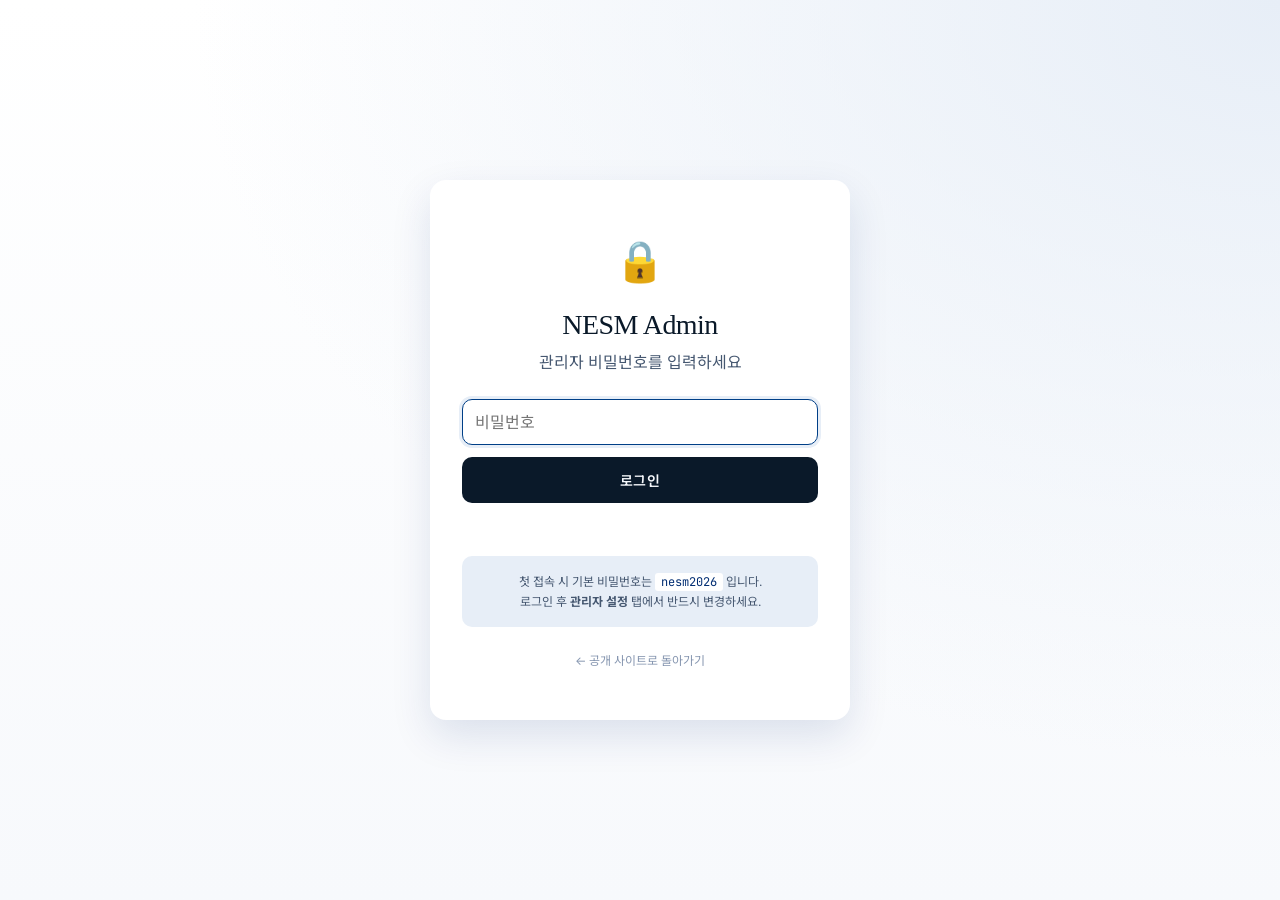
<file: admin.html>
<!DOCTYPE html>
<html lang="ko" data-theme="light">
<head>
  <meta charset="UTF-8" />
  <meta name="viewport" content="width=device-width, initial-scale=1.0" />
  <title>Admin · NESM</title>
  <meta name="robots" content="noindex, nofollow" />
  <meta http-equiv="Cache-Control" content="no-cache, no-store, must-revalidate" />
  <meta http-equiv="Pragma" content="no-cache" />
  <meta http-equiv="Expires" content="0" />
  <link rel="icon" type="image/svg+xml" href="assets/icons/favicon.svg" />
  <link rel="preconnect" href="https://fonts.googleapis.com" />
  <link rel="preconnect" href="https://fonts.gstatic.com" crossorigin />
  <link href="https://fonts.googleapis.com/css2?family=Inter:wght@400;500;600;700;800&family=JetBrains+Mono:wght@400;500&family=Noto+Sans+KR:wght@400;500;700&display=swap" rel="stylesheet" />
  <link rel="stylesheet" href="css/style.css?v=20260928a" />
  <link rel="stylesheet" href="css/admin.css?v=20260928p" />
</head>
<body>

<!-- Login screen -->
<div id="login-screen" class="admin-login-screen">
  <div class="admin-login-box">
    <div class="admin-login-icon">🔒</div>
    <h1>NESM Admin</h1>
    <p class="admin-login-sub">관리자 비밀번호를 입력하세요</p>
    <form id="login-form" autocomplete="off">
      <input type="password" id="password-input" placeholder="비밀번호" autofocus />
      <button type="submit" class="btn btn-primary">로그인</button>
    </form>
    <div id="login-error" class="admin-login-error"></div>
    <div class="admin-login-hint">
      첫 접속 시 기본 비밀번호는 <code>nesm2026</code> 입니다.<br />
      로그인 후 <b>관리자 설정</b> 탭에서 반드시 변경하세요.
    </div>
    <a href="index.html" class="admin-login-back">← 공개 사이트로 돌아가기</a>
  </div>
</div>

<!-- Admin dashboard -->
<div id="dashboard" class="admin-dashboard hidden">
  <header class="admin-header">
    <div class="admin-header-inner">
      <div class="admin-brand">
        <img src="assets/images/logo-nesm.png" alt="NESM" height="24" />
        <span>Admin</span>
      </div>
      <div class="admin-actions">
        <a href="index.html" target="_blank" class="btn btn-ghost" title="공개 사이트 새 탭으로 열기">공개 사이트 ↗</a>
        <button id="logout-btn" class="btn btn-outline">로그아웃</button>
      </div>
    </div>
  </header>

  <!-- Instructions banner -->
  <div class="admin-banner">
    <div class="admin-banner-inner">
      <b>📌 업데이트 방법</b> — <b>🔐 관리자 설정</b> 탭에서 GitHub 토큰을 한 번 설정하면, 이후 <b>저장</b> 버튼 클릭 시
      자동으로 GitHub에 커밋되어 <b>1~2분 후 사이트에 반영</b>됩니다. 토큰 미설정 시 기존처럼 JSON 파일이 다운로드됩니다.
    </div>
  </div>

  <!-- Tabs -->
  <nav class="admin-tabs">
    <div class="admin-tabs-inner">
      <button class="admin-tab active" data-tab="pi">🎓 PI</button>
      <button class="admin-tab" data-tab="members">👥 Member</button>
      <button class="admin-tab" data-tab="topics">🔬 Research</button>
      <button class="admin-tab" data-tab="publications">📄 Publications</button>
      <button class="admin-tab" data-tab="news">📣 News</button>
      <button class="admin-tab" data-tab="gallery">🖼 Gallery</button>
      <button class="admin-tab" data-tab="announcement">📢 공지 팝업</button>
      <button class="admin-tab" data-tab="stats">📊 접속 통계</button>
      <button class="admin-tab" data-tab="config">⚙️ 기본설정</button>
      <button class="admin-tab" data-tab="settings">🔐 관리자 설정</button>
    </div>
  </nav>

  <main class="admin-main">
    <div id="tab-pi" class="admin-tab-panel active"></div>
    <div id="tab-members" class="admin-tab-panel"></div>
    <div id="tab-topics" class="admin-tab-panel"></div>
    <div id="tab-publications" class="admin-tab-panel"></div>
    <div id="tab-news" class="admin-tab-panel"></div>
    <div id="tab-gallery" class="admin-tab-panel"></div>
    <div id="tab-announcement" class="admin-tab-panel"></div>
    <div id="tab-stats" class="admin-tab-panel"></div>
    <div id="tab-config" class="admin-tab-panel"></div>
    <div id="tab-settings" class="admin-tab-panel"></div>
  </main>
</div>

<!-- Edit modal -->
<div id="modal" class="admin-modal hidden">
  <div class="admin-modal-backdrop"></div>
  <div class="admin-modal-box">
    <div class="admin-modal-header">
      <h3 id="modal-title">편집</h3>
      <button id="modal-close" class="admin-icon-btn" title="닫기">✕</button>
    </div>
    <div id="modal-body" class="admin-modal-body"></div>
    <div class="admin-modal-footer">
      <button id="modal-cancel" class="btn btn-ghost">취소</button>
      <button id="modal-save" class="btn btn-primary">확인</button>
    </div>
  </div>
</div>

<!-- Toast -->
<div id="toast" class="admin-toast"></div>

<script src="js/admin.js?v=20260928r"></script>
</body>
</html>
</file>
<file: css/style.css>
/* ================================================================
   Hoon-Hee Ryu Lab — Next-generation Energy Storage Materials Lab (NESM)
   Premium academic design system · light + dark mode
   ================================================================ */

/* ---- Design Tokens — Professional Navy (Yale/MIT × Stripe) ---- */
:root {
  --c-bg: #F7F9FC;
  --c-surface: #FFFFFF;
  --c-surface-2: #EEF2F8;
  --c-text: #0A1929;
  --c-text-muted: #455770;
  --c-text-light: #8696B0;
  --c-border: #D8DFEA;
  --c-border-strong: #B8C2D4;
  --c-accent: #1B5BD9;
  --c-accent-hover: #0F47B8;
  --c-accent-soft: #E5EDFB;
  --c-highlight: #1B5BD9;
  --c-navy-deep: #0A1929;

  --font-display: "Fraunces", "Noto Serif KR", Georgia, serif;
  --font-sans: "Inter", "Noto Sans KR", -apple-system, BlinkMacSystemFont, sans-serif;
  --font-mono: "JetBrains Mono", ui-monospace, "SF Mono", Menlo, Consolas, monospace;

  --fs-xs: 0.75rem;
  --fs-sm: 0.875rem;
  --fs-base: 1rem;
  --fs-lg: 1.125rem;
  --fs-xl: 1.375rem;
  --fs-2xl: 1.75rem;
  --fs-3xl: 2.25rem;
  --fs-4xl: 3rem;
  --fs-5xl: 4rem;
  --fs-6xl: 5.5rem;

  --space-1: 0.25rem;
  --space-2: 0.5rem;
  --space-3: 0.75rem;
  --space-4: 1rem;
  --space-6: 1.5rem;
  --space-8: 2rem;
  --space-12: 3rem;
  --space-16: 4rem;
  --space-20: 5rem;
  --space-24: 6rem;
  --space-32: 8rem;

  --container: 1240px;
  --container-narrow: 880px;

  --radius-sm: 4px;
  --radius: 8px;
  --radius-lg: 16px;

  --shadow-sm: 0 1px 2px rgba(20, 24, 31, 0.04);
  --shadow: 0 4px 24px rgba(20, 24, 31, 0.06);
  --shadow-lg: 0 24px 60px rgba(20, 24, 31, 0.12);

  --transition: 240ms cubic-bezier(0.16, 1, 0.3, 1);
  --transition-fast: 160ms ease;
}

/* ---- Dark mode — Deep Navy ---- */
[data-theme="dark"] {
  --c-bg: #0A1929;
  --c-surface: #102A43;
  --c-surface-2: #14304F;
  --c-text: #E6F0FB;
  --c-text-muted: #93B5D9;
  --c-text-light: #5D7A9E;
  --c-border: #1E3A5F;
  --c-border-strong: #2D4D78;
  --c-accent: #5B9DFF;
  --c-accent-hover: #7AB1FF;
  --c-accent-soft: #142940;
  --c-highlight: #5B9DFF;
  --c-navy-deep: #050E1A;

  --shadow-sm: 0 1px 2px rgba(0, 0, 0, 0.4);
  --shadow: 0 4px 24px rgba(0, 0, 0, 0.5);
  --shadow-lg: 0 24px 60px rgba(0, 0, 0, 0.7);
}

@media (prefers-color-scheme: dark) {
  :root:not([data-theme="light"]) {
    --c-bg: #0A1929;
    --c-surface: #102A43;
    --c-surface-2: #14304F;
    --c-text: #E6F0FB;
    --c-text-muted: #93B5D9;
    --c-text-light: #5D7A9E;
    --c-border: #1E3A5F;
    --c-border-strong: #2D4D78;
    --c-accent: #5B9DFF;
    --c-accent-hover: #7AB1FF;
    --c-accent-soft: #142940;
    --c-highlight: #5B9DFF;
    --c-navy-deep: #050E1A;
  }
}

/* ---- Reset & Base ---- */
*, *::before, *::after { box-sizing: border-box; }
html { scroll-behavior: smooth; -webkit-text-size-adjust: 100%; }
body {
  margin: 0;
  font-family: var(--font-sans);
  font-size: var(--fs-base);
  line-height: 1.65;
  color: var(--c-text);
  background: var(--c-bg);
  -webkit-font-smoothing: antialiased;
  -moz-osx-font-smoothing: grayscale;
  font-feature-settings: "ss01", "ss02", "cv01", "cv11";
  transition: background-color var(--transition), color var(--transition);
}
img { max-width: 100%; height: auto; display: block; }
button { font-family: inherit; cursor: pointer; border: 0; background: transparent; color: inherit; }

a { color: var(--c-text); text-decoration: none; transition: color var(--transition-fast); border-bottom: 1px solid transparent; }
a:hover { color: var(--c-accent); }
.pub-item .title a:hover, .news-quick a:hover .title { color: var(--c-accent); }
.pi-info a, .footer-grid a, .nav-links a { border-bottom: 0; }

/* ---- Display typography ---- */
h1, h2, h3, h4 {
  font-family: var(--font-display);
  font-weight: 500;
  line-height: 1.1;
  letter-spacing: -0.02em;
  color: var(--c-text);
  margin: 0 0 var(--space-4);
  font-feature-settings: "ss01";
}
h1 { font-size: clamp(2.5rem, 6vw, var(--fs-5xl)); font-weight: 400; }
h2 { font-size: var(--fs-3xl); font-weight: 500; }
h3 { font-size: var(--fs-xl); font-weight: 500; }
p { margin: 0 0 var(--space-4); color: var(--c-text-muted); }

::selection { background: var(--c-accent); color: var(--c-bg); }

/* ---- Layout ---- */
.container { width: 100%; max-width: var(--container); margin: 0 auto; padding: 0 var(--space-6); }
.container-narrow { max-width: var(--container-narrow); margin: 0 auto; padding: 0 var(--space-6); }
.section { padding: var(--space-24) 0; }
.section-tight { padding: var(--space-16) 0; }
@media (max-width: 720px) { .section { padding: var(--space-16) 0; } }

.eyebrow {
  display: inline-block;
  font-family: var(--font-sans);
  font-size: var(--fs-xs);
  letter-spacing: 0.18em;
  text-transform: uppercase;
  color: var(--c-text-light);
  margin-bottom: var(--space-3);
  font-weight: 600;
}

/* ---- Header ---- */
.site-header {
  position: fixed;
  top: 0; left: 0; right: 0;
  z-index: 100;
  background: rgba(251, 250, 247, 0.85);
  backdrop-filter: saturate(180%) blur(20px);
  -webkit-backdrop-filter: saturate(180%) blur(20px);
  border-bottom: 1px solid transparent;
  transition: background var(--transition), border-color var(--transition);
}
[data-theme="dark"] .site-header { background: rgba(11, 14, 20, 0.8); }
@media (prefers-color-scheme: dark) {
  :root:not([data-theme="light"]) .site-header { background: rgba(11, 14, 20, 0.8); }
}
.site-header.scrolled { border-bottom-color: var(--c-border); }

.nav {
  display: flex;
  align-items: center;
  justify-content: space-between;
  max-width: var(--container);
  margin: 0 auto;
  padding: var(--space-4) var(--space-6);
}
.nav-brand {
  font-family: var(--font-display);
  font-weight: 500;
  font-size: var(--fs-lg);
  letter-spacing: -0.01em;
  color: var(--c-text);
}
.nav-brand .dot { color: var(--c-highlight); }
.nav-links {
  display: flex;
  gap: var(--space-8);
  list-style: none;
  margin: 0; padding: 0;
}
.nav-links a {
  color: var(--c-text-muted);
  font-size: var(--fs-sm);
  font-weight: 500;
  letter-spacing: 0.01em;
  position: relative;
  padding: var(--space-2) 0;
}
.nav-links a:hover { color: var(--c-text); }
.nav-links a.active { color: var(--c-text); }
.nav-links a.active::after {
  content: "";
  position: absolute;
  left: 0; right: 0; bottom: -2px;
  height: 1px;
  background: var(--c-highlight);
}
.nav-right { display: flex; align-items: center; gap: var(--space-3); }
.icon-btn {
  width: 36px; height: 36px;
  display: inline-flex; align-items: center; justify-content: center;
  border-radius: 50%;
  color: var(--c-text-muted);
  transition: all var(--transition-fast);
  font-size: 1rem;
}
.icon-btn:hover { background: var(--c-surface-2); color: var(--c-text); }
.lang-toggle {
  font-size: var(--fs-xs);
  font-weight: 600;
  letter-spacing: 0.05em;
  color: var(--c-text-muted);
  padding: var(--space-2) var(--space-3);
  border-radius: var(--radius-sm);
  transition: all var(--transition-fast);
}
.lang-toggle:hover { color: var(--c-text); background: var(--c-surface-2); }

.nav-toggle { display: none; }
@media (max-width: 880px) {
  .nav-links { display: none; }
  .nav-links.open {
    display: flex;
    position: absolute; top: 100%; left: 0; right: 0;
    flex-direction: column; gap: 0;
    background: var(--c-surface);
    border-top: 1px solid var(--c-border);
    border-bottom: 1px solid var(--c-border);
    padding: var(--space-4) var(--space-6);
  }
  .nav-links.open li { padding: var(--space-3) 0; border-bottom: 1px solid var(--c-border); }
  .nav-links.open li:last-child { border-bottom: 0; }
  .nav-toggle {
    display: inline-flex; align-items: center; justify-content: center;
    width: 36px; height: 36px;
  }
  .nav-toggle span, .nav-toggle span::before, .nav-toggle span::after {
    content: ""; display: block; width: 18px; height: 1.5px; background: var(--c-text); position: relative;
  }
  .nav-toggle span::before { position: absolute; top: -6px; }
  .nav-toggle span::after { position: absolute; top: 6px; }
}

/* ---- Hero (Manifesto style — Anthropic/Stripe) ---- */
.hero {
  position: relative;
  padding: calc(var(--space-32) + var(--space-12)) 0 var(--space-20);
  overflow: hidden;
}
.hero-inner {
  max-width: var(--container);
  margin: 0 auto;
  padding: 0 var(--space-6);
}
.hero .hero-eyebrow {
  font-family: var(--font-mono);
  font-size: var(--fs-xs);
  letter-spacing: 0.22em;
  text-transform: uppercase;
  color: var(--c-text-muted);
  margin-bottom: var(--space-12);
  display: flex;
  align-items: center;
  gap: var(--space-3);
}
.hero .hero-eyebrow::after {
  content: "";
  display: inline-block;
  height: 1px;
  background: var(--c-border-strong);
  flex: 1;
  max-width: 200px;
}
.hero h1 {
  font-family: var(--font-sans);
  font-size: clamp(3rem, 9vw, 7.5rem);
  font-weight: 800;
  line-height: 0.96;
  letter-spacing: -0.045em;
  margin-bottom: var(--space-12);
  color: var(--c-text);
  max-width: 16ch;
}
.hero h1 .accent { color: var(--c-accent); }
.hero h1 .line { display: block; }
.hero-cta { display: flex; gap: var(--space-3); flex-wrap: wrap; margin-bottom: var(--space-16); }
.hero-meta {
  display: flex;
  align-items: center;
  gap: var(--space-6);
  padding-top: var(--space-6);
  border-top: 1px solid var(--c-border);
  flex-wrap: wrap;
  font-family: var(--font-mono);
  font-size: var(--fs-sm);
  color: var(--c-text-muted);
}
.hero-meta .stat { display: inline-flex; align-items: baseline; gap: var(--space-2); }
.hero-meta .stat .n { color: var(--c-text); font-weight: 700; font-size: var(--fs-base); }
.hero-meta .stat .lbl { color: var(--c-text-light); font-size: var(--fs-xs); letter-spacing: 0.08em; text-transform: uppercase; }
.hero-meta .sep { color: var(--c-text-light); }

/* ---- Buttons ---- */
.btn {
  display: inline-flex; align-items: center; justify-content: center;
  gap: var(--space-2);
  padding: var(--space-3) var(--space-6);
  border-radius: var(--radius);
  font-size: var(--fs-sm);
  font-weight: 600;
  letter-spacing: 0.01em;
  transition: all var(--transition);
  border: 1px solid transparent;
  cursor: pointer;
}
.btn-primary { background: var(--c-text); color: var(--c-bg); }
.btn-primary:hover { background: var(--c-accent); color: var(--c-bg); transform: translateY(-1px); box-shadow: var(--shadow); }
.btn-outline { background: transparent; color: var(--c-text); border-color: var(--c-border-strong); }
.btn-outline:hover { background: var(--c-surface-2); color: var(--c-text); border-color: var(--c-text); }
.btn-ghost { color: var(--c-text-muted); }
.btn-ghost:hover { color: var(--c-text); }
.btn-sm { padding: var(--space-2) var(--space-4); font-size: var(--fs-xs); }

/* ---- Section title ---- */
.section-title { margin-bottom: var(--space-16); }
.section-title h2 { font-size: clamp(1.75rem, 4vw, var(--fs-3xl)); margin-bottom: var(--space-3); }
.section-title p { color: var(--c-text-muted); font-size: var(--fs-lg); max-width: 640px; }
.section-title.center { text-align: center; }
.section-title.center p { margin: 0 auto; }

/* ---- Metrics strip (Hero) ---- */
.metrics-strip {
  display: grid;
  grid-template-columns: repeat(4, 1fr);
  gap: 0;
  border-top: 1px solid var(--c-border);
  border-bottom: 1px solid var(--c-border);
  margin: var(--space-16) 0;
}
.metric-cell {
  padding: var(--space-8) var(--space-4);
  text-align: center;
  border-right: 1px solid var(--c-border);
}
.metric-cell:last-child { border-right: 0; }
.metric-cell .value {
  display: block;
  font-family: var(--font-display);
  font-size: clamp(2rem, 5vw, var(--fs-4xl));
  font-weight: 400;
  color: var(--c-text);
  letter-spacing: -0.03em;
  line-height: 1;
}
.metric-cell .label {
  display: block;
  margin-top: var(--space-2);
  font-size: var(--fs-xs);
  color: var(--c-text-light);
  letter-spacing: 0.12em;
  text-transform: uppercase;
  font-weight: 600;
}
@media (max-width: 720px) {
  .metrics-strip { grid-template-columns: repeat(2, 1fr); }
  .metric-cell:nth-child(2) { border-right: 0; }
  .metric-cell:nth-child(1), .metric-cell:nth-child(2) { border-bottom: 1px solid var(--c-border); }
}

/* ---- Reveal animation ---- */
.reveal {
  opacity: 0;
  transform: translateY(24px);
  transition: opacity 800ms cubic-bezier(0.16, 1, 0.3, 1), transform 800ms cubic-bezier(0.16, 1, 0.3, 1);
}
.reveal.visible {
  opacity: 1;
  transform: translateY(0);
}

/* ---- Topic cards (Research) ---- */
.topic-grid { display: grid; grid-template-columns: 1fr 1fr; gap: var(--space-8); }
@media (max-width: 720px) { .topic-grid { grid-template-columns: 1fr; } }
.topic-card {
  position: relative;
  padding: var(--space-8);
  background: var(--c-surface);
  border: 1px solid var(--c-border);
  border-radius: var(--radius-lg);
  transition: all var(--transition);
  text-decoration: none;
  color: inherit;
  display: block;
}
.topic-card:hover {
  border-color: var(--c-text);
  transform: translateY(-4px);
  box-shadow: var(--shadow);
}
.topic-card .topic-svg {
  width: 100%;
  height: 140px;
  display: flex; align-items: center; justify-content: center;
  margin-bottom: var(--space-6);
  color: var(--c-accent);
}
.topic-card .topic-svg svg { width: 100%; height: 100%; }
.topic-card h3 {
  font-size: var(--fs-xl);
  margin-bottom: var(--space-3);
}
.topic-card p { font-size: var(--fs-sm); margin-bottom: var(--space-4); }
.topic-card .keywords { display: flex; flex-wrap: wrap; gap: var(--space-2); }
.topic-card .kw {
  font-size: var(--fs-xs);
  font-family: var(--font-mono);
  color: var(--c-text-light);
  padding: var(--space-1) var(--space-3);
  border: 1px solid var(--c-border);
  border-radius: 999px;
  letter-spacing: 0.02em;
}
.topic-card .rep-papers {
  margin-top: var(--space-6);
  padding-top: var(--space-4);
  border-top: 1px dashed var(--c-border);
  font-size: var(--fs-xs);
  color: var(--c-text-light);
}
.topic-card .rep-papers ul { padding-left: var(--space-4); margin: var(--space-2) 0 0; }
.topic-card .rep-papers li { margin-bottom: var(--space-1); }
.topic-card .topic-cta {
  margin-top: var(--space-6);
  padding-top: var(--space-4);
  border-top: 1px solid var(--c-border);
  font-size: var(--fs-sm);
  font-weight: 600;
  color: var(--c-accent);
  letter-spacing: 0.01em;
  display: flex;
  align-items: center;
  gap: var(--space-2);
  transition: gap var(--transition);
}
.topic-card:hover .topic-cta { gap: var(--space-3); }

/* ---- Research detail page ---- */
.topic-hero-svg {
  background: var(--c-surface-2);
  border: 1px solid var(--c-border);
  border-radius: var(--radius-lg);
  padding: var(--space-12);
  display: flex;
  justify-content: center;
  margin-bottom: var(--space-8);
}
.topic-hero-svg svg { max-width: 420px; width: 100%; height: auto; color: var(--c-accent); }

.detail-body { font-size: var(--fs-lg); line-height: 1.75; color: var(--c-text); }
.detail-body p { color: var(--c-text); margin-bottom: var(--space-6); white-space: pre-wrap; }
.detail-body p:last-child { margin-bottom: 0; }

.detail-pubs { list-style: none; padding: 0; margin: 0; }
.detail-pubs li {
  padding: var(--space-4) 0;
  border-bottom: 1px solid var(--c-border);
}
.detail-pubs li:last-child { border-bottom: 0; }
.detail-pubs .pub-title {
  font-weight: 500;
  color: var(--c-text);
  margin-bottom: var(--space-1);
  line-height: 1.5;
}
.detail-pubs .pub-meta {
  font-size: var(--fs-sm);
  color: var(--c-text-muted);
  font-family: var(--font-mono);
  letter-spacing: 0.02em;
}

.topic-nav {
  display: grid;
  grid-template-columns: 1fr 1fr;
  gap: var(--space-6);
}
@media (max-width: 640px) { .topic-nav { grid-template-columns: 1fr; } }
.topic-nav-link {
  display: flex;
  flex-direction: column;
  gap: var(--space-2);
  padding: var(--space-6);
  background: var(--c-surface);
  border: 1px solid var(--c-border);
  border-radius: var(--radius-lg);
  color: inherit;
  transition: all var(--transition);
}
.topic-nav-link:hover { border-color: var(--c-text); transform: translateY(-2px); box-shadow: var(--shadow); }
.topic-nav-link.next { text-align: right; }
.topic-nav-dir {
  font-family: var(--font-mono);
  font-size: var(--fs-xs);
  color: var(--c-text-light);
  letter-spacing: 0.1em;
  text-transform: uppercase;
  font-weight: 600;
}
.topic-nav-name {
  font-family: var(--font-sans);
  font-weight: 600;
  font-size: var(--fs-lg);
  color: var(--c-text);
  letter-spacing: -0.01em;
}

/* ---- Member cards ---- */
.member-grid { display: grid; grid-template-columns: repeat(3, 1fr); gap: var(--space-6); }
@media (max-width: 960px) { .member-grid { grid-template-columns: repeat(2, 1fr); } }
@media (max-width: 540px) { .member-grid { grid-template-columns: 1fr; } }
/* Member tabs (Current / Alumni) */
.member-tabs {
  display: flex;
  gap: var(--space-8);
  border-bottom: 1px solid var(--c-border);
  margin-bottom: var(--space-12);
}
.member-tab {
  padding: var(--space-4) 0;
  font-size: var(--fs-lg);
  font-weight: 600;
  color: var(--c-text-muted);
  border-bottom: 2px solid transparent;
  transition: all var(--transition-fast);
  letter-spacing: -0.01em;
  font-family: var(--font-sans);
  cursor: pointer;
}
.member-tab:hover { color: var(--c-text); }
.member-tab.active { color: var(--c-accent); border-bottom-color: var(--c-accent); }
.member-tab-count {
  display: inline-block;
  margin-left: var(--space-2);
  padding: 2px var(--space-2);
  font-family: var(--font-mono);
  font-size: var(--fs-xs);
  font-weight: 700;
  background: var(--c-surface-2);
  color: var(--c-text-light);
  border-radius: 999px;
}
.member-tab.active .member-tab-count { background: var(--c-accent-soft); color: var(--c-accent); }

.member-group { margin-bottom: var(--space-20); }
.member-group .group-head {
  display: flex;
  align-items: baseline;
  justify-content: space-between;
  margin-bottom: var(--space-6);
  padding-bottom: var(--space-3);
  border-bottom: 1px solid var(--c-border);
}
.member-group .group-head h3 {
  font-family: var(--font-sans);
  font-size: var(--fs-xs);
  font-weight: 700;
  letter-spacing: 0.2em;
  text-transform: uppercase;
  color: var(--c-text);
  margin: 0;
}
.member-group .group-head .count {
  font-family: var(--font-mono);
  font-size: var(--fs-xs);
  color: var(--c-text-light);
  letter-spacing: 0.05em;
}

.member-card {
  position: relative;
  background: var(--c-surface);
  border: 1px solid var(--c-border);
  border-radius: var(--radius-lg);
  padding: var(--space-6);
  transition: all var(--transition);
  text-decoration: none;
  color: inherit;
  display: flex;
  flex-direction: column;
  gap: var(--space-3);
  overflow: hidden;
}
.member-card:hover {
  transform: translateY(-3px);
  box-shadow: var(--shadow);
  border-color: var(--c-text);
}

/* Avatar — role-tinted gradient */
.member-card .photo {
  width: 100%;
  aspect-ratio: 1 / 1;
  margin: 0 0 var(--space-2);
  border-radius: var(--radius);
  overflow: hidden;
  display: flex; align-items: center; justify-content: center;
  font-family: var(--font-sans);
  font-size: 3.5rem;
  font-weight: 700;
  letter-spacing: -0.03em;
  position: relative;
}
.member-card img.photo { object-fit: cover; }
.member-card .photo::after {
  content: "";
  position: absolute; inset: 0;
  background: linear-gradient(135deg, transparent 0%, rgba(0,0,0,0.04) 100%);
  pointer-events: none;
}
[data-theme="dark"] .member-card .photo::after { background: linear-gradient(135deg, transparent 0%, rgba(255,255,255,0.03) 100%); }

/* Role-based avatar palettes — navy gradient steps */
.member-card[data-role="professor"] .photo { background: linear-gradient(135deg, #0A1929, #1E3A5F); color: #E6F0FB; }
.member-card[data-role="phd"]       .photo { background: linear-gradient(135deg, #1B3A5C, #2D5A8F); color: #E6F0FB; }
.member-card[data-role="ms"]        .photo { background: linear-gradient(135deg, #5B9DFF, #1B5BD9); color: #FFFFFF; }
.member-card[data-role="undergraduate"] .photo { background: linear-gradient(135deg, #BFD3F0, #93B5D9); color: #0A1929; }
.member-card[data-role="alumni"]    .photo { background: linear-gradient(135deg, #E5EDFB, #C5D6F0); color: #1B5BD9; }
[data-theme="dark"] .member-card[data-role="undergraduate"] .photo { background: linear-gradient(135deg, #2D4D78, #1E3A5F); color: #BFD3F0; }
[data-theme="dark"] .member-card[data-role="alumni"] .photo { background: linear-gradient(135deg, #142940, #0A1F33); color: var(--c-accent); }

/* Name block */
.member-card .name-row {
  display: flex;
  align-items: baseline;
  justify-content: space-between;
  gap: var(--space-2);
  margin-bottom: 2px;
}
.member-card .name-ko { font-weight: 700; font-size: var(--fs-lg); color: var(--c-text); letter-spacing: -0.01em; }
.member-card .name-en { font-family: var(--font-mono); font-size: var(--fs-xs); color: var(--c-text-light); letter-spacing: 0.02em; }

.member-card .role-line {
  display: flex;
  align-items: center;
  gap: var(--space-2);
  font-size: var(--fs-xs);
  color: var(--c-text-muted);
  font-family: var(--font-mono);
  letter-spacing: 0.04em;
  margin-bottom: var(--space-2);
}
.member-card .role-line .dot { color: var(--c-accent); }
.member-card .role-line .joined { color: var(--c-text-light); }

.member-card .summary {
  font-size: var(--fs-sm);
  color: var(--c-text-muted);
  line-height: 1.55;
  margin-bottom: var(--space-3);
  flex: 1;
}

.member-card .tags { display: flex; flex-wrap: wrap; gap: var(--space-1); margin-top: auto; }
.member-card .tag-mini {
  font-family: var(--font-mono);
  font-size: 11px;
  padding: 2px 8px;
  background: var(--c-surface-2);
  color: var(--c-text);
  border-radius: 999px;
  letter-spacing: 0.02em;
  border: 1px solid var(--c-border);
}

.member-card .email-row {
  margin-top: var(--space-3);
  padding-top: var(--space-3);
  border-top: 1px dashed var(--c-border);
  font-family: var(--font-mono);
  font-size: var(--fs-xs);
  color: var(--c-text-light);
}
.member-card .email-row a { color: inherit; }
.member-card .email-row a:hover { color: var(--c-accent); }

/* Open Positions card */
.member-card-open {
  background: var(--c-text);
  color: var(--c-bg);
  border: 1px solid var(--c-text);
  border-radius: var(--radius-lg);
  padding: var(--space-8);
  display: flex;
  flex-direction: column;
  justify-content: center;
  text-align: center;
  text-decoration: none;
  transition: all var(--transition);
  min-height: 100%;
}
.member-card-open:hover { background: var(--c-accent); color: var(--c-bg); border-color: var(--c-accent); transform: translateY(-3px); }
.member-card-open .icon { font-size: 2.5rem; margin-bottom: var(--space-3); opacity: 0.85; }
.member-card-open h4 { color: var(--c-bg); font-family: var(--font-sans); font-weight: 700; font-size: var(--fs-lg); margin-bottom: var(--space-2); letter-spacing: -0.01em; }
.member-card-open p { color: rgba(255,255,255,0.75); font-size: var(--fs-sm); margin-bottom: var(--space-4); }
[data-theme="dark"] .member-card-open p { color: rgba(0,0,0,0.7); }
.member-card-open .arrow { font-size: var(--fs-sm); font-weight: 600; }

/* ---- Publications list ---- */
.pub-filters {
  display: flex;
  flex-wrap: wrap;
  gap: var(--space-2);
  margin-bottom: var(--space-12);
  padding-bottom: var(--space-6);
  border-bottom: 1px solid var(--c-border);
}
.pub-filter {
  padding: var(--space-2) var(--space-4);
  border-radius: 999px;
  background: transparent;
  color: var(--c-text-muted);
  font-size: var(--fs-sm);
  font-weight: 500;
  border: 1px solid var(--c-border);
  transition: all var(--transition-fast);
}
.pub-filter:hover { color: var(--c-text); border-color: var(--c-border-strong); }
.pub-filter.active { background: var(--c-text); color: var(--c-bg); border-color: var(--c-text); }
.pub-filter-count {
  display: inline-block;
  margin-left: var(--space-1);
  padding: 0 var(--space-2);
  background: var(--c-surface-2);
  color: var(--c-text-light);
  border-radius: 999px;
  font-size: 11px;
  font-weight: 700;
  font-family: var(--font-mono);
}
.pub-filter.active .pub-filter-count { background: rgba(255,255,255,0.18); color: inherit; }

/* ---- Year filter bar ---- */
.pub-year-filters {
  display: flex;
  flex-wrap: wrap;
  align-items: center;
  gap: var(--space-2);
  margin-bottom: var(--space-8);
  padding: var(--space-4) 0;
  border-bottom: 1px solid var(--c-border);
}
.pub-year-label {
  font-family: var(--font-mono);
  font-size: var(--fs-xs);
  color: var(--c-text-light);
  letter-spacing: 0.12em;
  text-transform: uppercase;
  font-weight: 700;
  margin-right: var(--space-2);
}
.pub-year-btn {
  padding: var(--space-1) var(--space-3);
  border: 1px solid var(--c-border);
  border-radius: var(--radius-sm);
  background: transparent;
  color: var(--c-text-muted);
  font-family: var(--font-mono);
  font-size: var(--fs-sm);
  font-weight: 500;
  transition: all var(--transition-fast);
  cursor: pointer;
}
.pub-year-btn:hover { color: var(--c-accent); border-color: var(--c-accent); }
.pub-year-btn.active { background: var(--c-accent); color: #fff; border-color: var(--c-accent); font-weight: 700; }

.pub-count-header {
  padding: var(--space-4) 0 var(--space-6);
  font-family: var(--font-mono);
  font-size: var(--fs-sm);
  color: var(--c-text-muted);
  display: flex;
  align-items: baseline;
  gap: var(--space-2);
}
.pub-count-num { font-size: var(--fs-xl); font-weight: 800; color: var(--c-text); font-family: var(--font-sans); letter-spacing: -0.02em; }
.pub-count-lbl { font-size: var(--fs-sm); letter-spacing: 0.02em; }
.pub-count-reset {
  margin-left: auto;
  padding: var(--space-1) var(--space-3);
  background: var(--c-surface-2);
  border: 1px solid var(--c-border);
  border-radius: 999px;
  font-size: var(--fs-xs);
  color: var(--c-text-muted);
  cursor: pointer;
  font-family: var(--font-sans);
}
.pub-count-reset:hover { color: var(--c-accent); border-color: var(--c-accent); }

.pub-year-group { margin-bottom: var(--space-16); }
.pub-year-group h3 {
  font-family: var(--font-display);
  font-size: var(--fs-3xl);
  color: var(--c-text-light);
  font-weight: 300;
  letter-spacing: -0.03em;
  margin-bottom: var(--space-6);
}
.pub-list { list-style: none; padding: 0; margin: 0; }
.pub-item {
  padding: var(--space-6) 0;
  border-bottom: 1px solid var(--c-border);
  display: grid;
  grid-template-columns: 32px 1fr 80px;
  gap: var(--space-6);
  align-items: start;
  transition: background var(--transition-fast);
}
.pub-item:hover { background: var(--c-surface-2); margin: 0 calc(-1 * var(--space-4)); padding-left: var(--space-4); padding-right: var(--space-4); border-radius: var(--radius); }
.pub-item:last-child { border-bottom: 0; }
.pub-item .pub-num { font-family: var(--font-mono); font-size: var(--fs-xs); color: var(--c-text-light); padding-top: 4px; }
.pub-item .pub-body { min-width: 0; }
.pub-item .title { font-weight: 500; color: var(--c-text); margin-bottom: var(--space-2); line-height: 1.4; font-size: var(--fs-base); }
.pub-item .title a { color: inherit; }
.pub-item .title a:hover { color: var(--c-accent); }
.pub-item .meta { font-size: var(--fs-sm); color: var(--c-text-muted); }
.pub-item .venue { font-style: italic; color: var(--c-accent); font-weight: 600; }
.pub-item .badge-top {
  display: inline-block;
  font-size: 10px;
  padding: 2px var(--space-2);
  background: var(--c-highlight);
  color: var(--c-bg);
  border-radius: var(--radius-sm);
  margin-left: var(--space-2);
  font-weight: 700;
  letter-spacing: 0.06em;
  text-transform: uppercase;
  vertical-align: middle;
}
.pub-item .cite-count {
  text-align: right;
  font-family: var(--font-mono);
  font-size: var(--fs-sm);
  color: var(--c-text-light);
  padding-top: 4px;
}
.pub-item .cite-count .n { display: block; font-size: var(--fs-lg); font-weight: 700; color: var(--c-text); }
.pub-item .cite-count .lbl { font-size: 10px; letter-spacing: 0.08em; text-transform: uppercase; }
@media (max-width: 720px) {
  .pub-item { grid-template-columns: 1fr; gap: var(--space-2); }
  .pub-item .pub-num, .pub-item .cite-count { padding-top: 0; text-align: left; }
  .pub-item .cite-count { display: flex; align-items: baseline; gap: var(--space-2); }
  .pub-item .cite-count .n { font-size: var(--fs-base); }
}

/* ---- News list ---- */
.board-tabs { display: flex; gap: var(--space-6); border-bottom: 1px solid var(--c-border); margin-bottom: var(--space-8); }
.board-tab {
  padding: var(--space-3) 0;
  color: var(--c-text-muted);
  font-weight: 500;
  font-size: var(--fs-base);
  border-bottom: 2px solid transparent;
  transition: all var(--transition-fast);
}
.board-tab:hover { color: var(--c-text); }
.board-tab.active { color: var(--c-text); border-bottom-color: var(--c-highlight); font-weight: 600; }

.news-list { list-style: none; padding: 0; margin: 0; }
.news-item {
  padding: var(--space-6) 0;
  border-bottom: 1px solid var(--c-border);
  display: grid;
  grid-template-columns: 130px 1fr;
  gap: var(--space-6);
  align-items: start;
}
.news-item .date { color: var(--c-text-light); font-family: var(--font-mono); font-size: var(--fs-sm); padding-top: 2px; letter-spacing: 0.02em; }
.news-item .body .title { font-weight: 500; font-size: var(--fs-lg); color: var(--c-text); margin-bottom: var(--space-2); font-family: var(--font-display); }
.news-item .body .excerpt { color: var(--c-text-muted); font-size: var(--fs-sm); }
@media (max-width: 540px) {
  .news-item { grid-template-columns: 1fr; gap: var(--space-2); }
}

/* ---- PI page ---- */
.pi-hero {
  display: grid;
  grid-template-columns: 0.9fr 1.1fr;
  gap: var(--space-16);
  align-items: start;
  padding-top: var(--space-32);
}
@media (max-width: 880px) { .pi-hero { grid-template-columns: 1fr; padding-top: var(--space-24); } }
.pi-photo {
  aspect-ratio: 4 / 5;
  border-radius: var(--radius-lg);
  overflow: hidden;
  background: linear-gradient(135deg, var(--c-accent-soft), var(--c-surface-2));
  box-shadow: var(--shadow-lg);
  display: flex; align-items: center; justify-content: center;
  font-family: var(--font-display);
  font-size: var(--fs-6xl);
  color: var(--c-accent);
  position: sticky;
  top: 100px;
}
.pi-photo img { width: 100%; height: 100%; object-fit: cover; }
.pi-info h1 { margin-bottom: var(--space-2); }
.pi-info .role { font-family: var(--font-mono); font-size: var(--fs-sm); color: var(--c-highlight); letter-spacing: 0.06em; text-transform: uppercase; margin-bottom: var(--space-3); font-weight: 600; }
.pi-info .affiliation { color: var(--c-text-muted); margin-bottom: var(--space-6); }
.pi-info .bio { font-size: var(--fs-lg); line-height: 1.7; color: var(--c-text); margin-bottom: var(--space-6); }
.pi-info .pi-actions { display: flex; flex-wrap: wrap; gap: var(--space-2); margin-bottom: var(--space-12); }

.pi-section { margin-top: var(--space-16); }
.pi-section h2 {
  font-family: var(--font-sans);
  font-size: var(--fs-xs);
  font-weight: 600;
  letter-spacing: 0.18em;
  text-transform: uppercase;
  color: var(--c-text-light);
  margin-bottom: var(--space-6);
  padding-bottom: var(--space-3);
  border-bottom: 1px solid var(--c-border);
}
.pi-timeline { list-style: none; padding: 0; margin: 0; }
.pi-timeline li {
  display: grid;
  grid-template-columns: 220px 1fr;
  gap: var(--space-6);
  padding: var(--space-4) 0;
  border-bottom: 1px dashed var(--c-border);
  align-items: start;
}
.pi-timeline li:last-child { border-bottom: 0; }
.pi-timeline .period { color: var(--c-text-light); font-family: var(--font-mono); font-size: var(--fs-sm); white-space: nowrap; letter-spacing: 0.02em; }
.pi-timeline .title-text { font-weight: 500; color: var(--c-text); margin-bottom: 2px; }
.pi-timeline .org { color: var(--c-text-muted); font-size: var(--fs-sm); }
@media (max-width: 720px) {
  .pi-timeline li { grid-template-columns: 1fr; gap: var(--space-1); }
}

.pi-interests { display: flex; flex-wrap: wrap; gap: var(--space-2); list-style: none; padding: 0; margin: 0; }
.pi-interests li {
  padding: var(--space-2) var(--space-4);
  background: var(--c-surface-2);
  color: var(--c-text);
  border-radius: 999px;
  font-size: var(--fs-sm);
  font-weight: 500;
  border: 1px solid var(--c-border);
}

/* ---- Citations chart ---- */
.citations-chart {
  background: var(--c-surface);
  border: 1px solid var(--c-border);
  border-radius: var(--radius-lg);
  padding: var(--space-8);
}
.citations-chart svg { width: 100%; height: auto; display: block; }
.citations-chart .axis-label { fill: var(--c-text-light); font-family: var(--font-mono); font-size: 11px; }
.citations-chart .grid-line { stroke: var(--c-border); stroke-dasharray: 2 3; }
.citations-chart .area-fill { fill: var(--c-accent-soft); }
.citations-chart .line { stroke: var(--c-accent); stroke-width: 2; fill: none; }
.citations-chart .point { fill: var(--c-bg); stroke: var(--c-accent); stroke-width: 2; }
.citations-chart .point-label { fill: var(--c-text-muted); font-family: var(--font-mono); font-size: 10px; text-anchor: middle; }

/* ---- Contact ---- */
.contact-grid {
  display: grid;
  grid-template-columns: 1fr 1fr;
  gap: var(--space-12);
  align-items: start;
}
@media (max-width: 880px) { .contact-grid { grid-template-columns: 1fr; } }
.contact-info { display: flex; flex-direction: column; gap: var(--space-6); }
.contact-row { display: grid; grid-template-columns: 90px 1fr; gap: var(--space-4); align-items: start; }
.contact-row .label {
  font-family: var(--font-mono);
  font-size: var(--fs-xs);
  color: var(--c-text-light);
  letter-spacing: 0.08em;
  text-transform: uppercase;
  font-weight: 600;
  padding-top: 4px;
}
.contact-row .value { color: var(--c-text); }
.join-card {
  background: var(--c-text);
  color: var(--c-bg);
  padding: var(--space-12);
  border-radius: var(--radius-lg);
}
.join-card h3 { color: var(--c-bg); font-family: var(--font-display); font-size: var(--fs-2xl); margin-bottom: var(--space-4); }
.join-card p { color: rgba(255,255,255,0.75); margin-bottom: var(--space-6); }
[data-theme="dark"] .join-card p { color: rgba(20,24,31,0.7); }
.join-card .btn-primary { background: var(--c-bg); color: var(--c-text); }
.join-card .btn-primary:hover { background: var(--c-highlight); color: var(--c-text); }

/* ---- Footer ---- */
.site-footer {
  border-top: 1px solid var(--c-border);
  padding: var(--space-16) 0 var(--space-8);
  margin-top: var(--space-32);
  font-size: var(--fs-sm);
  color: var(--c-text-light);
}
.footer-grid {
  display: grid;
  grid-template-columns: 2fr 1fr 1fr 1fr;
  gap: var(--space-8);
  margin-bottom: var(--space-12);
}
@media (max-width: 720px) { .footer-grid { grid-template-columns: 1fr 1fr; } }
.footer-grid h4 {
  font-family: var(--font-sans);
  color: var(--c-text);
  font-size: var(--fs-xs);
  letter-spacing: 0.18em;
  text-transform: uppercase;
  font-weight: 600;
  margin-bottom: var(--space-3);
}
.footer-grid p { margin-bottom: var(--space-2); font-size: var(--fs-sm); color: var(--c-text-muted); }
.footer-grid ul { list-style: none; padding: 0; margin: 0; }
.footer-grid li { margin-bottom: var(--space-2); }
.footer-grid li a { color: var(--c-text-muted); }
.footer-grid li a:hover { color: var(--c-text); }
.footer-bottom {
  padding-top: var(--space-6);
  border-top: 1px solid var(--c-border);
  text-align: center;
  font-size: var(--fs-xs);
  color: var(--c-text-light);
}

/* ---- Page header ---- */
.page-header {
  padding: calc(var(--space-32) + var(--space-8)) 0 var(--space-12);
  border-bottom: 1px solid var(--c-border);
}
.page-header .container { max-width: var(--container-narrow); }
.page-header h1 { margin-bottom: var(--space-3); }
.page-header p { font-size: var(--fs-lg); }

/* ---- Featured publications grid (Home) ---- */
.featured-grid { display: grid; grid-template-columns: 1fr 1fr 1fr; gap: var(--space-6); }
@media (max-width: 880px) { .featured-grid { grid-template-columns: 1fr; } }
.featured-card {
  background: var(--c-surface);
  border: 1px solid var(--c-border);
  border-radius: var(--radius-lg);
  padding: var(--space-6);
  transition: all var(--transition);
  text-decoration: none;
  color: inherit;
  display: block;
}
.featured-card:hover { border-color: var(--c-text); transform: translateY(-3px); box-shadow: var(--shadow); }
.featured-card .meta-top {
  display: flex; justify-content: space-between; align-items: baseline;
  font-size: var(--fs-xs);
  font-family: var(--font-mono);
  color: var(--c-text-light);
  letter-spacing: 0.04em;
  margin-bottom: var(--space-3);
}
.featured-card .meta-top .year { color: var(--c-highlight); font-weight: 700; }
.featured-card h3 { font-size: var(--fs-base); line-height: 1.45; margin-bottom: var(--space-3); font-family: var(--font-sans); font-weight: 500; letter-spacing: 0; }
.featured-card .authors { font-size: var(--fs-xs); color: var(--c-text-muted); }

/* ---- News quick list (Home) ---- */
.news-quick { list-style: none; padding: 0; margin: 0; }
.news-quick li { padding: var(--space-4) 0; border-bottom: 1px solid var(--c-border); }
.news-quick li:last-child { border-bottom: 0; }
.news-quick a { display: grid; grid-template-columns: 110px 1fr; gap: var(--space-4); align-items: baseline; color: inherit; }
.news-quick .date { color: var(--c-text-light); font-family: var(--font-mono); font-size: var(--fs-xs); }
.news-quick .title { font-size: var(--fs-base); color: var(--c-text); }
.news-quick a:hover .title { color: var(--c-accent); }

/* ---- Misc ---- */
.text-center { text-align: center; }
.mt-12 { margin-top: var(--space-12); }
.mb-8 { margin-bottom: var(--space-8); }
.hidden { display: none !important; }
.divider { border: 0; border-top: 1px solid var(--c-border); margin: var(--space-16) 0; }

/* ---- Announcement modal ---- */
.ann-modal {
  position: fixed; inset: 0; z-index: 2000;
  display: flex; align-items: center; justify-content: center;
  padding: var(--space-6);
  opacity: 0;
  transition: opacity 220ms ease;
  pointer-events: none;
}
.ann-modal.show { opacity: 1; pointer-events: auto; }
.ann-backdrop { position: absolute; inset: 0; background: rgba(10, 25, 41, 0.6); backdrop-filter: blur(4px); }
.ann-box {
  position: relative;
  background: var(--c-surface);
  border: 1px solid var(--c-border);
  border-radius: var(--radius-lg);
  padding: var(--space-12);
  max-width: 540px; width: 100%;
  box-shadow: var(--shadow-lg);
  transform: translateY(20px) scale(0.98);
  transition: transform 320ms cubic-bezier(0.16, 1, 0.3, 1);
}
.ann-modal.show .ann-box { transform: translateY(0) scale(1); }
.ann-close {
  position: absolute; top: var(--space-4); right: var(--space-4);
  width: 32px; height: 32px;
  display: inline-flex; align-items: center; justify-content: center;
  color: var(--c-text-light);
  border-radius: 50%;
  font-size: 1.1rem;
  transition: all var(--transition-fast);
}
.ann-close:hover { background: var(--c-surface-2); color: var(--c-text); }
.ann-eyebrow {
  font-family: var(--font-mono);
  font-size: var(--fs-xs);
  letter-spacing: 0.18em;
  text-transform: uppercase;
  color: var(--c-accent);
  margin-bottom: var(--space-3);
  font-weight: 600;
}
.ann-title {
  font-family: var(--font-sans);
  font-weight: 700;
  font-size: var(--fs-2xl);
  color: var(--c-text);
  margin-bottom: var(--space-4);
  letter-spacing: -0.02em;
  line-height: 1.2;
}
.ann-body {
  color: var(--c-text-muted);
  font-size: var(--fs-base);
  line-height: 1.65;
  margin-bottom: var(--space-6);
  white-space: pre-wrap;
}
.ann-actions { display: flex; gap: var(--space-3); flex-wrap: wrap; }

/* =========================================================================
 * Gallery
 * ========================================================================= */
.gallery-grid {
  display: grid;
  grid-template-columns: repeat(3, minmax(0, 1fr));
  gap: var(--space-6);
}
@media (max-width: 900px) { .gallery-grid { grid-template-columns: repeat(2, minmax(0, 1fr)); } }
@media (max-width: 600px) { .gallery-grid { grid-template-columns: 1fr; } }

.gallery-card {
  display: flex;
  flex-direction: column;
  background: var(--c-surface);
  border: 1px solid var(--c-border);
  border-radius: var(--radius-lg);
  overflow: hidden;
  text-decoration: none;
  color: inherit;
  transition: transform 0.25s ease, box-shadow 0.25s ease, border-color 0.25s ease;
}
.gallery-card:hover {
  transform: translateY(-3px);
  box-shadow: 0 12px 28px rgba(0, 0, 0, 0.08);
  border-color: var(--c-accent);
}
.gallery-cover {
  aspect-ratio: 4 / 3;
  width: 100%;
  overflow: hidden;
  background: var(--c-surface-2);
  display: flex;
  align-items: center;
  justify-content: center;
}
.gallery-cover img {
  width: 100%;
  height: 100%;
  object-fit: cover;
  display: block;
  transition: transform 0.4s ease;
}
.gallery-card:hover .gallery-cover img { transform: scale(1.04); }
.gallery-cover-placeholder {
  color: var(--c-text-light);
  font-family: var(--font-sans);
  font-weight: 800;
  letter-spacing: 0.2em;
  font-size: var(--fs-lg);
}
.gallery-card-body {
  padding: var(--space-5) var(--space-5) var(--space-6);
  display: flex;
  flex-direction: column;
  gap: var(--space-2);
  flex: 1;
}
.gallery-date {
  font-family: var(--font-mono, var(--font-sans));
  font-size: var(--fs-xs);
  color: var(--c-text-light);
  letter-spacing: 0.04em;
}
.gallery-title {
  font-family: var(--font-sans);
  font-size: var(--fs-lg);
  font-weight: 700;
  line-height: 1.3;
  color: var(--c-text);
  margin: 0;
}
.gallery-summary {
  color: var(--c-text-muted);
  font-size: var(--fs-sm);
  line-height: 1.55;
  margin: 0;
  display: -webkit-box;
  -webkit-line-clamp: 3;
  -webkit-box-orient: vertical;
  overflow: hidden;
}
.gallery-cta {
  margin-top: auto;
  color: var(--c-accent);
  font-size: var(--fs-sm);
  font-weight: 600;
}

/* Detail */
.gallery-detail-grid {
  display: grid;
  grid-template-columns: repeat(3, minmax(0, 1fr));
  gap: var(--space-4);
  margin: var(--space-8) 0;
}
@media (max-width: 900px) { .gallery-detail-grid { grid-template-columns: repeat(2, minmax(0, 1fr)); } }
@media (max-width: 600px) { .gallery-detail-grid { grid-template-columns: 1fr; } }
.gallery-detail-item {
  margin: 0;
  cursor: zoom-in;
  border: 1px solid var(--c-border);
  border-radius: var(--radius-md);
  overflow: hidden;
  background: var(--c-surface);
  transition: transform 0.2s ease, box-shadow 0.2s ease;
}
.gallery-detail-item:hover { transform: translateY(-2px); box-shadow: 0 8px 20px rgba(0,0,0,0.08); }
.gallery-detail-item img {
  width: 100%;
  aspect-ratio: 4 / 3;
  object-fit: cover;
  display: block;
}
.gallery-detail-item figcaption {
  padding: var(--space-3) var(--space-4);
  font-size: var(--fs-sm);
  color: var(--c-text-muted);
  border-top: 1px solid var(--c-border);
}

/* Lightbox */
.lightbox {
  position: fixed;
  inset: 0;
  background: rgba(0, 0, 0, 0.92);
  display: flex;
  align-items: center;
  justify-content: center;
  z-index: 10000;
  padding: var(--space-6);
}
.lightbox[hidden] { display: none; }
.lightbox-figure {
  margin: 0;
  max-width: 92vw;
  max-height: 88vh;
  display: flex;
  flex-direction: column;
  align-items: center;
  gap: var(--space-3);
}
.lightbox-figure img {
  max-width: 100%;
  max-height: 80vh;
  object-fit: contain;
  display: block;
  border-radius: var(--radius-sm);
}
.lightbox-figure figcaption {
  color: #fff;
  font-size: var(--fs-sm);
  text-align: center;
  opacity: 0.85;
  max-width: 80vw;
}
.lightbox-close,
.lightbox-prev,
.lightbox-next {
  position: absolute;
  background: rgba(255, 255, 255, 0.1);
  color: #fff;
  border: none;
  cursor: pointer;
  width: 48px;
  height: 48px;
  border-radius: 50%;
  font-size: 24px;
  display: flex;
  align-items: center;
  justify-content: center;
  transition: background 0.2s ease;
}
.lightbox-close:hover,
.lightbox-prev:hover,
.lightbox-next:hover { background: rgba(255, 255, 255, 0.25); }
.lightbox-close { top: 20px; right: 20px; }
.lightbox-prev { left: 20px; top: 50%; transform: translateY(-50%); font-size: 32px; }
.lightbox-next { right: 20px; top: 50%; transform: translateY(-50%); font-size: 32px; }

/* ---- PI inline 2-column layout ---- */
.pi-inline { display: grid; grid-template-columns: 320px 1fr; gap: var(--space-12); align-items: center; }
.pi-inline-photo { display: block; overflow: hidden; border-radius: var(--radius-lg); transition: transform 0.3s ease, box-shadow 0.3s ease; flex-shrink: 0; }
.pi-inline-photo img { width: 100%; height: auto; display: block; aspect-ratio: 1/1; object-fit: cover; }
.pi-inline-photo:hover { transform: translateY(-4px); box-shadow: 0 12px 32px rgba(10,25,41,0.15); }
@media (max-width: 768px) {
  .pi-inline { grid-template-columns: 1fr; }
  .pi-inline-photo { max-width: 280px; margin: 0 auto; }
}

/* ---- Home Team grid ---- */
.team-grid { display: grid; grid-template-columns: repeat(4, 1fr); gap: var(--space-6); }
@media (max-width: 960px) { .team-grid { grid-template-columns: repeat(2, 1fr); } }
@media (max-width: 480px) { .team-grid { grid-template-columns: 1fr; } }

.team-card {
  display: flex;
  flex-direction: column;
  background: var(--c-surface);
  border: 1px solid var(--c-border);
  border-radius: var(--radius-lg);
  overflow: hidden;
  text-decoration: none;
  color: inherit;
  transition: transform var(--transition-fast), box-shadow var(--transition-fast);
}
.team-card:hover { transform: translateY(-4px); box-shadow: var(--shadow-lg); }
.team-card-photo { width: 100%; aspect-ratio: 1/1; overflow: hidden; background: var(--c-surface-2); }
.team-card-photo img { width: 100%; height: 100%; object-fit: cover; display: block; }
.team-card-initials { width: 100%; height: 100%; display: flex; align-items: center; justify-content: center; font-size: var(--fs-2xl); font-weight: 700; color: var(--c-text-light); background: var(--c-accent-soft); }
.team-card-body { padding: var(--space-4); }
.team-card-name-ko { font-size: var(--fs-lg); font-weight: 700; color: var(--c-text); line-height: 1.2; }
.team-card-name-en { font-size: var(--fs-sm); color: var(--c-text-muted); margin-top: var(--space-1); }
.team-card-role { font-size: var(--fs-xs); color: var(--c-text-light); margin-top: var(--space-2); display: flex; align-items: center; gap: var(--space-2); }
.team-card-year { background: var(--c-accent-soft); color: var(--c-accent); border-radius: var(--radius-sm); padding: 1px 6px; font-size: var(--fs-xs); font-weight: 600; }
</file>
<file: css/admin.css>
/* ---- Admin palette: map legacy --color-* names onto the site's --c-* tokens ---- */
:root, html[data-theme="light"] {
  --color-bg-soft: var(--c-bg, #F7F9FC);
  --color-surface: var(--c-surface, #fff);
  --color-bg-dark: #0A1F45;
  --color-text: var(--c-text, #0A1929);
  --color-text-muted: var(--c-text-muted, #455770);
  --color-text-light: var(--c-text-light, #8696B0);
  --color-border: var(--c-border, #D8DFEA);
  --color-primary: #003F87;
  --color-primary-dark: #002D72;
  --color-primary-soft: #E7EEF7;
  --color-accent: #1D9E75;
  --radius: 10px;
  --radius-lg: 16px;
  --shadow-lg: 0 16px 40px rgba(0,45,114,.12);
  color-scheme: light;
}
html[data-theme="light"] body { background: var(--c-bg); color: var(--c-text); }
.admin-brand { display: inline-flex; align-items: center; gap: .6rem; font-weight: 700; letter-spacing: .04em; color: #fff; }
.admin-brand img { display: block; height: 24px; width: auto; max-width: none; filter: brightness(0) invert(1); }
.admin-brand span { font-size: .8rem; opacity: .8; text-transform: uppercase; letter-spacing: .14em; }
.admin-dashboard input, .admin-dashboard textarea, .admin-dashboard select { background: #fff; color: var(--c-text); border: 1px solid var(--c-border); border-radius: 8px; font-family: inherit; }
.admin-dashboard input:focus, .admin-dashboard textarea:focus, .admin-dashboard select:focus { outline: none; border-color: var(--color-primary); box-shadow: 0 0 0 3px var(--color-primary-soft); }
.admin-tab { font-family: var(--font-sans-kr, inherit); font-size: .95rem; }

/* Admin UI styles */

/* ---- Login screen ---- */
.admin-login-screen {
  min-height: 100vh;
  display: flex;
  align-items: center;
  justify-content: center;
  padding: var(--space-6);
  background:
    radial-gradient(ellipse at top right, var(--color-primary-soft), transparent 60%),
    linear-gradient(180deg, #fff 0%, var(--color-bg-soft) 100%);
}
.admin-login-box {
  max-width: 420px;
  width: 100%;
  background: #fff;
  padding: var(--space-12) var(--space-8);
  border-radius: var(--radius-lg);
  box-shadow: var(--shadow-lg);
  text-align: center;
}
.admin-login-icon {
  font-size: 2.5rem;
  margin-bottom: var(--space-4);
}
.admin-login-box h1 { font-size: var(--fs-2xl); margin-bottom: var(--space-2); }
.admin-login-sub { color: var(--color-text-muted); margin-bottom: var(--space-6); }
.admin-login-box input[type=password] {
  width: 100%;
  padding: var(--space-3);
  font-size: var(--fs-base);
  border: 1px solid var(--color-border);
  border-radius: var(--radius);
  margin-bottom: var(--space-3);
  font-family: inherit;
}
.admin-login-box input[type=password]:focus {
  outline: none;
  border-color: var(--color-primary);
  box-shadow: 0 0 0 3px var(--color-primary-soft);
}
.admin-login-box button[type=submit] { width: 100%; }
.admin-login-error {
  color: #cc0033;
  font-size: var(--fs-sm);
  margin-top: var(--space-3);
  min-height: 1.2em;
}
.admin-login-hint {
  margin-top: var(--space-6);
  padding: var(--space-4);
  background: var(--color-primary-soft);
  border-radius: var(--radius);
  font-size: var(--fs-xs);
  color: var(--color-text-muted);
  line-height: 1.6;
}
.admin-login-hint code {
  background: #fff;
  padding: 1px 6px;
  border-radius: 3px;
  font-family: var(--font-mono);
  color: var(--color-primary-dark);
}
.admin-login-back {
  display: block;
  margin-top: var(--space-6);
  font-size: var(--fs-xs);
  color: var(--color-text-light);
}

/* ---- Dashboard ---- */
.admin-dashboard { min-height: 100vh; background: var(--color-bg-soft); }
.admin-header {
  background: var(--color-bg-dark);
  color: #fff;
  position: sticky; top: 0; z-index: 50;
}
.admin-header-inner {
  max-width: 1400px;
  margin: 0 auto;
  padding: var(--space-4) var(--space-6);
  display: flex;
  align-items: center;
  justify-content: space-between;
}
.admin-brand { font-size: var(--fs-sm); letter-spacing: 0.02em; }
.admin-brand strong { margin-left: var(--space-2); }
.admin-lock { opacity: 0.8; }
.admin-header .btn-ghost { color: rgba(255,255,255,0.85); }
.admin-header .btn-ghost:hover { color: #fff; }
.admin-header .btn-outline { color: #fff; border-color: rgba(255,255,255,0.3); }
.admin-header .btn-outline:hover { background: rgba(255,255,255,0.1); color: #fff; border-color: #fff; }

.admin-banner {
  background: #FFF7E6;
  border-bottom: 1px solid #FFD699;
  color: #7A4E00;
  font-size: var(--fs-sm);
}
.admin-banner-inner {
  max-width: 1400px;
  margin: 0 auto;
  padding: var(--space-3) var(--space-6);
  line-height: 1.6;
}
.admin-banner code {
  background: #fff;
  padding: 1px 6px;
  border-radius: 3px;
  font-family: var(--font-mono);
  color: #7A4E00;
  font-size: .85em;
}
.admin-banner-more { color: #A67000; margin-left: var(--space-2); }

.admin-tabs {
  background: #fff;
  border-bottom: 1px solid var(--color-border);
  position: sticky; top: 60px; z-index: 40;
}
.admin-tabs-inner {
  max-width: 1400px;
  margin: 0 auto;
  padding: 0 var(--space-6);
  display: flex;
  gap: var(--space-2);
  overflow-x: auto;
}
.admin-tab {
  padding: var(--space-4) var(--space-4);
  font-size: var(--fs-sm);
  font-weight: 500;
  color: var(--color-text-muted);
  border-bottom: 2px solid transparent;
  white-space: nowrap;
  transition: all var(--transition);
}
.admin-tab:hover { color: var(--color-primary); }
.admin-tab.active { color: var(--color-primary); border-bottom-color: var(--color-primary); font-weight: 600; }

.admin-main {
  max-width: 1400px;
  margin: 0 auto;
  padding: var(--space-8) var(--space-6);
}
.admin-tab-panel { display: none; }
.admin-tab-panel.active { display: block; }

/* ---- Section headers ---- */
.admin-section-head {
  display: flex;
  align-items: center;
  justify-content: space-between;
  margin-bottom: var(--space-6);
  gap: var(--space-4);
  flex-wrap: wrap;
}
.admin-section-head h2 { margin: 0; font-size: var(--fs-2xl); }
.admin-section-head .count {
  color: var(--color-text-light);
  font-weight: 400;
  font-size: var(--fs-lg);
  margin-left: var(--space-2);
}
.admin-section-actions { display: flex; gap: var(--space-2); flex-wrap: wrap; }

/* ---- Table ---- */
.admin-table {
  width: 100%;
  background: #fff;
  border: 1px solid var(--color-border);
  border-radius: var(--radius-lg);
  overflow: hidden;
  border-collapse: collapse;
}
.admin-table th, .admin-table td {
  padding: var(--space-3) var(--space-4);
  text-align: left;
  border-bottom: 1px solid var(--color-border);
  font-size: var(--fs-sm);
  vertical-align: top;
}
.admin-table th {
  background: var(--color-bg-soft);
  font-weight: 600;
  color: var(--color-text-muted);
  letter-spacing: 0.03em;
  text-transform: uppercase;
  font-size: var(--fs-xs);
}
.admin-table tr:last-child td { border-bottom: 0; }
.admin-table tr:hover td { background: var(--color-bg-soft); }
.admin-table .row-actions { display: flex; gap: var(--space-2); white-space: nowrap; }
.admin-table .td-title { font-weight: 600; color: var(--color-text); }
.admin-table .td-dim { color: var(--color-text-light); font-size: var(--fs-xs); }

.admin-badge {
  display: inline-block;
  padding: 2px var(--space-2);
  background: var(--color-primary-soft);
  color: var(--color-primary-dark);
  border-radius: var(--radius-sm);
  font-size: var(--fs-xs);
  font-weight: 600;
}
.admin-badge.accent { background: var(--color-accent); color: #fff; }
.admin-badge.gray { background: var(--color-border); color: var(--color-text-muted); }

/* ---- Buttons ---- */
.btn-sm { padding: var(--space-1) var(--space-3); font-size: var(--fs-xs); }
.btn-danger { background: #cc0033; color: #fff; }
.btn-danger:hover { background: #a8002a; color: #fff; }
.admin-icon-btn {
  width: 32px; height: 32px;
  display: inline-flex; align-items: center; justify-content: center;
  border-radius: var(--radius-sm);
  font-size: var(--fs-lg);
  color: var(--color-text-muted);
  transition: all var(--transition);
}
.admin-icon-btn:hover { background: var(--color-bg-soft); color: var(--color-text); }

/* ---- Modal ---- */
.admin-modal { position: fixed; inset: 0; z-index: 1000; display: flex; align-items: center; justify-content: center; padding: var(--space-4); }
.admin-modal-backdrop { position: absolute; inset: 0; background: rgba(15, 27, 45, 0.6); backdrop-filter: blur(4px); }
.admin-modal-box {
  position: relative;
  background: #fff;
  border-radius: var(--radius-lg);
  box-shadow: var(--shadow-lg);
  width: 100%;
  max-width: 720px;
  max-height: 90vh;
  display: flex; flex-direction: column;
}
.admin-modal-header {
  padding: var(--space-4) var(--space-6);
  border-bottom: 1px solid var(--color-border);
  display: flex; align-items: center; justify-content: space-between;
}
.admin-modal-header h3 { margin: 0; font-size: var(--fs-lg); }
.admin-modal-body {
  padding: var(--space-6);
  overflow-y: auto;
  flex: 1;
}
.admin-modal-footer {
  padding: var(--space-4) var(--space-6);
  border-top: 1px solid var(--color-border);
  display: flex; justify-content: flex-end; gap: var(--space-2);
  background: var(--color-bg-soft);
}

/* ---- Forms ---- */
.admin-form { display: flex; flex-direction: column; gap: var(--space-4); }
.admin-form-row {
  display: grid;
  grid-template-columns: 160px 1fr;
  gap: var(--space-4);
  align-items: start;
}
.admin-form-row.full { grid-template-columns: 1fr; }
.admin-form-row > label {
  padding-top: var(--space-2);
  font-size: var(--fs-sm);
  font-weight: 600;
  color: var(--color-text-muted);
}
.admin-form-row > label .req { color: #cc0033; margin-left: 2px; }
.admin-form-row input,
.admin-form-row select,
.admin-form-row textarea {
  width: 100%;
  padding: var(--space-2) var(--space-3);
  font-size: var(--fs-sm);
  font-family: inherit;
  border: 1px solid var(--color-border);
  border-radius: var(--radius-sm);
  transition: border-color var(--transition);
}
.admin-form-row input:focus,
.admin-form-row select:focus,
.admin-form-row textarea:focus {
  outline: none;
  border-color: var(--color-primary);
  box-shadow: 0 0 0 3px var(--color-primary-soft);
}
.admin-form-row textarea { min-height: 80px; resize: vertical; font-family: var(--font-base); }
.admin-form-row textarea.code { font-family: var(--font-mono); font-size: 12px; min-height: 120px; }
.admin-form-row .hint {
  font-size: var(--fs-xs);
  color: var(--color-text-light);
  margin-top: var(--space-1);
}
.admin-checkbox { display: flex; align-items: center; gap: var(--space-2); }
.admin-checkbox input { width: auto; }
@media (max-width: 640px) {
  .admin-form-row { grid-template-columns: 1fr; }
  .admin-form-row > label { padding-top: 0; }
}

/* ---- Config editor / Settings ---- */
.admin-card {
  background: #fff;
  border: 1px solid var(--color-border);
  border-radius: var(--radius-lg);
  padding: var(--space-6);
  margin-bottom: var(--space-4);
}
.admin-card h3 { font-size: var(--fs-lg); margin-bottom: var(--space-4); }
.admin-card .card-sub { color: var(--color-text-muted); font-size: var(--fs-sm); margin-bottom: var(--space-4); }

/* ---- Toast ---- */
.admin-toast {
  position: fixed;
  bottom: var(--space-6);
  left: 50%;
  transform: translateX(-50%) translateY(100px);
  background: var(--color-bg-dark);
  color: #fff;
  padding: var(--space-3) var(--space-6);
  border-radius: var(--radius);
  box-shadow: var(--shadow-lg);
  font-size: var(--fs-sm);
  z-index: 2000;
  opacity: 0;
  transition: all 300ms ease;
  pointer-events: none;
  max-width: 90vw;
}
.admin-toast.show { opacity: 1; transform: translateX(-50%) translateY(0); }
.admin-toast.success { background: #007a3d; }
.admin-toast.error { background: #cc0033; }

/* ---- Image picker ---- */
.admin-img-picker {
  display: grid;
  grid-template-columns: 140px 1fr;
  gap: var(--space-4);
  align-items: start;
}
@media (max-width: 540px) { .admin-img-picker { grid-template-columns: 1fr; } }
.admin-img-preview {
  width: 140px;
  height: 140px;
  border-radius: var(--radius);
  background: var(--color-bg-soft);
  border: 1px solid var(--color-border);
  overflow: hidden;
  display: flex;
  align-items: center;
  justify-content: center;
  position: relative;
}
.admin-img-preview img { width: 100%; height: 100%; object-fit: cover; display: block; }
.admin-img-placeholder {
  color: var(--color-text-light);
  font-size: var(--fs-xs);
  padding: var(--space-3);
  text-align: center;
  display: flex; align-items: center; justify-content: center;
  width: 100%; height: 100%;
}
.admin-img-controls { display: flex; flex-direction: column; gap: var(--space-2); }
.admin-img-controls label.btn { align-self: flex-start; }
.admin-img-hint { font-size: var(--fs-xs); color: var(--color-text-light); margin-top: var(--space-2); line-height: 1.5; }

/* ---- File picker (PDF 등) ---- */
.admin-file-picker { display: flex; flex-direction: column; gap: var(--space-2); }
.admin-file-card {
  display: flex;
  align-items: center;
  gap: var(--space-3);
  padding: var(--space-3);
  background: var(--color-bg-soft);
  border: 1px solid var(--color-border);
  border-radius: var(--radius);
}
.admin-file-icon { font-size: 1.5rem; }
.admin-file-info { flex: 1; min-width: 0; }
.admin-file-name {
  font-weight: 600;
  color: var(--color-text);
  white-space: nowrap;
  overflow: hidden;
  text-overflow: ellipsis;
  font-size: var(--fs-sm);
}
.admin-file-meta { font-size: var(--fs-xs); color: var(--color-text-light); margin-top: 2px; }
.admin-file-actions { display: flex; gap: var(--space-2); align-items: center; flex-wrap: wrap; }
.admin-file-or {
  font-size: var(--fs-xs);
  color: var(--color-text-light);
  margin-top: var(--space-2);
}
.admin-file-url {
  width: 100%;
  padding: var(--space-2) var(--space-3);
  font-size: var(--fs-sm);
  border: 1px solid var(--color-border);
  border-radius: var(--radius-sm);
  font-family: inherit;
}
.admin-file-url:focus {
  outline: none;
  border-color: var(--color-primary);
  box-shadow: 0 0 0 3px var(--color-primary-soft);
}
.admin-file-hint {
  font-size: var(--fs-xs);
  color: var(--color-text-light);
  line-height: 1.6;
  margin-top: var(--space-1);
}

/* ---- Inline list rows (PI education/experience/awards) ---- */
.admin-list-row {
  display: grid;
  grid-template-columns: repeat(auto-fit, minmax(140px, 1fr)) 40px;
  gap: var(--space-2);
  padding: var(--space-2) 0;
  border-bottom: 1px dashed var(--color-border);
  align-items: center;
}
.admin-list-row:last-child { border-bottom: 0; }
.admin-list-row input {
  padding: var(--space-2);
  font-size: var(--fs-xs);
  border: 1px solid var(--color-border);
  border-radius: var(--radius-sm);
  font-family: inherit;
}
.admin-list-row input:focus {
  outline: none;
  border-color: var(--color-primary);
  box-shadow: 0 0 0 2px var(--color-primary-soft);
}
.admin-list-row button { padding: 4px 8px; }

.admin-empty {
  text-align: center;
  padding: var(--space-16) var(--space-6);
  color: var(--color-text-light);
  background: #fff;
  border: 2px dashed var(--color-border);
  border-radius: var(--radius-lg);
}
.admin-empty .emoji { font-size: 3rem; margin-bottom: var(--space-4); }

/* Unsaved-changes indicator on a save button */
.btn.btn-dirty {
  background: #f59e0b !important;
  border-color: #d97706 !important;
  color: #fff !important;
  animation: pulse-dirty 1.6s ease-in-out infinite;
}
@keyframes pulse-dirty {
  0%, 100% { box-shadow: 0 0 0 0 rgba(245, 158, 11, 0.35); }
  50%      { box-shadow: 0 0 0 6px rgba(245, 158, 11, 0); }
}

/* ---- Gallery editor grid (multi-image + banner pick) ---- */
.gallery-edit-grid {
  display: grid;
  grid-template-columns: repeat(auto-fill, minmax(280px, 1fr));
  gap: var(--space-3);
}
.gallery-edit-item {
  display: flex;
  flex-direction: column;
  background: #fff;
  border: 1px solid var(--color-border);
  border-radius: var(--radius-md, 8px);
  overflow: hidden;
  transition: border-color 0.2s ease, box-shadow 0.2s ease;
}
.gallery-edit-item.is-banner {
  border-color: var(--color-primary, #0ea5e9);
  box-shadow: 0 0 0 2px var(--color-primary-soft, rgba(14, 165, 233, 0.18));
}
.gallery-edit-thumb {
  position: relative;
  aspect-ratio: 4 / 3;
  background: var(--color-surface);
  display: flex;
  align-items: center;
  justify-content: center;
  overflow: hidden;
}
.gallery-edit-thumb img {
  width: 100%;
  height: 100%;
  object-fit: cover;
  display: block;
}
.gallery-edit-thumb-ph {
  color: var(--color-text-light);
  font-size: var(--fs-sm);
}
.gallery-edit-banner-badge {
  position: absolute;
  top: 6px;
  left: 6px;
  background: var(--color-primary, #0ea5e9);
  color: #fff;
  font-size: 11px;
  font-weight: 700;
  padding: 3px 8px;
  border-radius: 4px;
  letter-spacing: 0.04em;
}
.gallery-edit-body {
  padding: var(--space-3);
  display: flex;
  flex-direction: column;
  gap: var(--space-2);
}
.gallery-edit-row {
  display: flex;
  align-items: center;
  justify-content: space-between;
  gap: var(--space-2);
  flex-wrap: wrap;
}
.gallery-edit-actions {
  display: flex;
  gap: 4px;
  flex-wrap: wrap;
}
.gallery-edit-body input {
  width: 100%;
  padding: 6px 10px;
  border: 1px solid var(--color-border);
  border-radius: 4px;
  font-size: var(--fs-sm);
  background: #fff;
}
.gallery-edit-body input:focus {
  outline: none;
  border-color: var(--color-primary, #0ea5e9);
}
</file>
